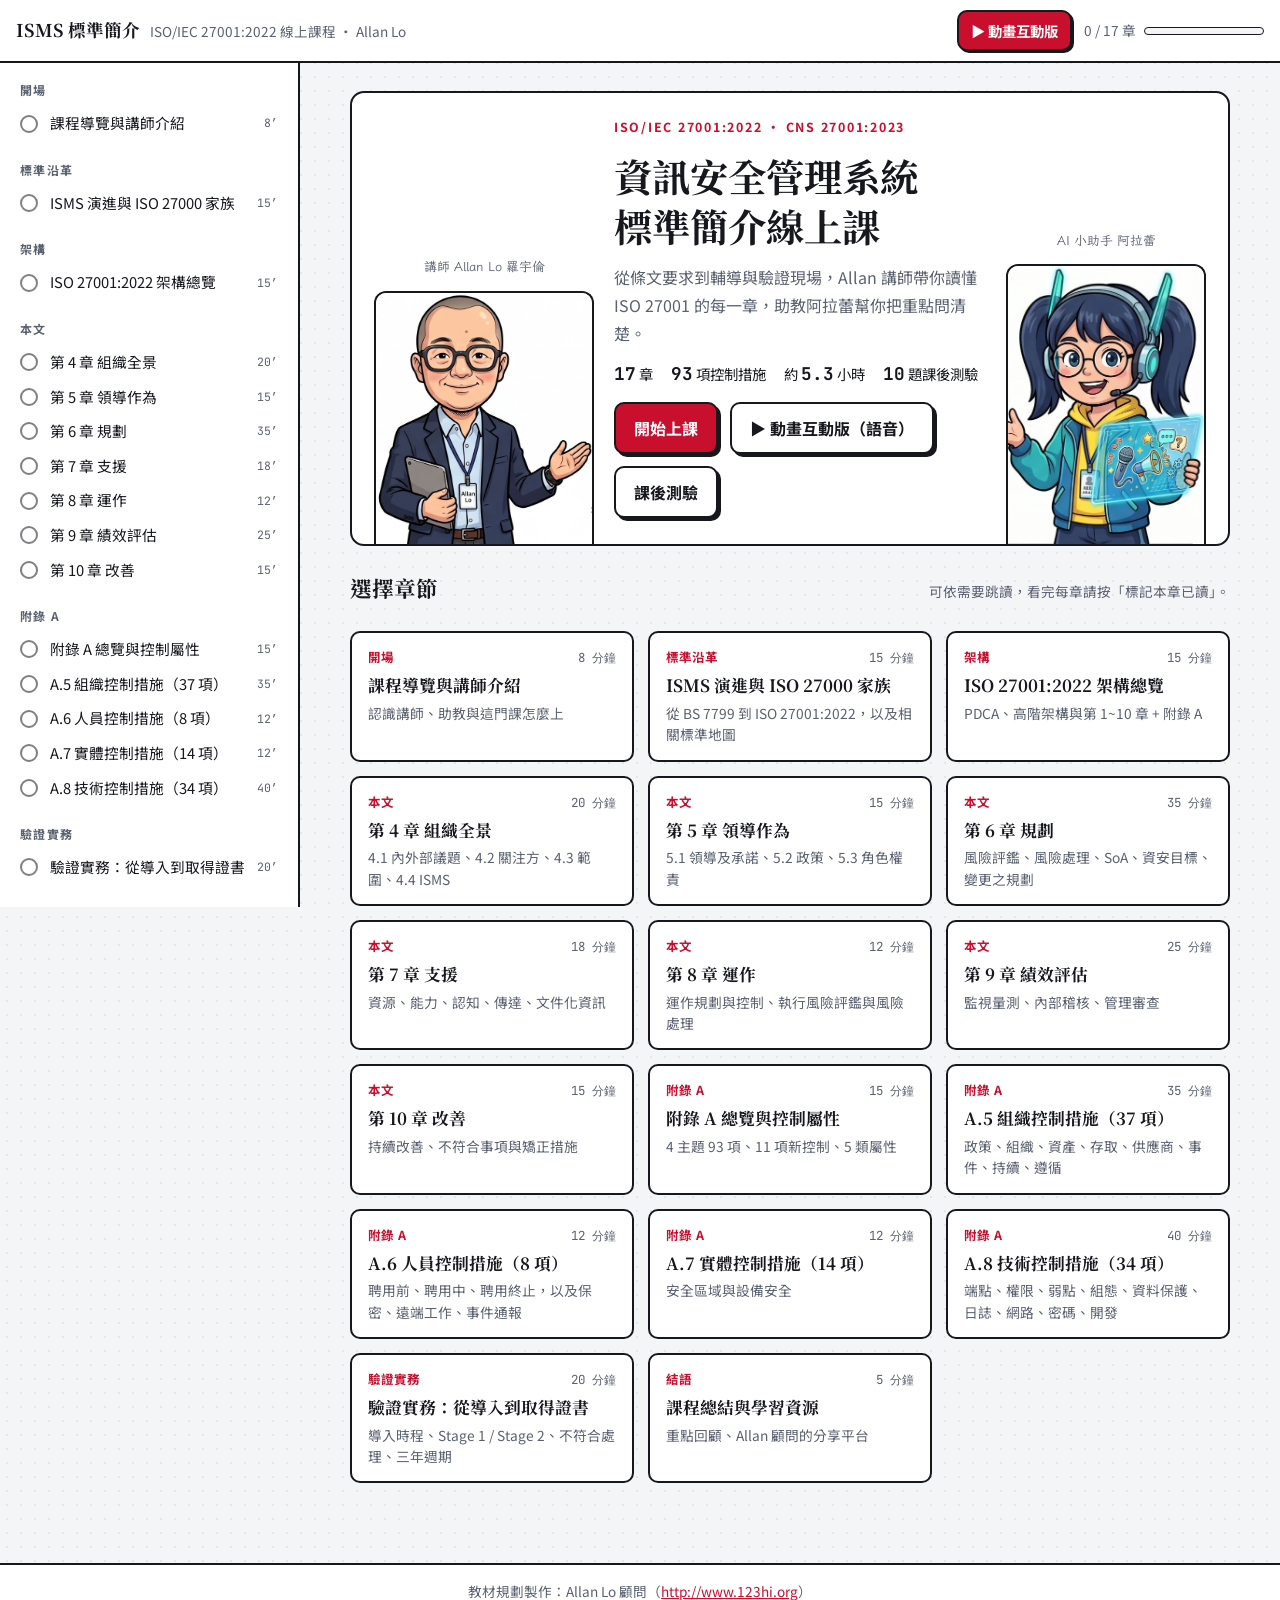
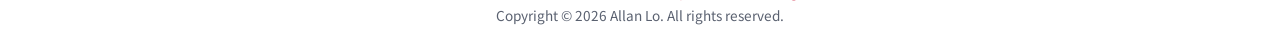
<file: index.html>
<!doctype html>
<html lang="zh-Hant-TW">
<head>
<meta charset="utf-8">
<meta name="viewport" content="width=device-width, initial-scale=1, viewport-fit=cover">
<title>ISMS 標準簡介線上課</title>
<meta name="description" content="ISO/IEC 27001:2022 資訊安全管理系統標準簡介線上課程，Allan 講師與助教阿拉蕾帶你從條文到驗證實務，含課後測驗與結業證書。">
<link rel="preconnect" href="https://fonts.googleapis.com">
<link rel="preconnect" href="https://fonts.gstatic.com" crossorigin>
<link rel="stylesheet" href="https://fonts.googleapis.com/css2?family=Noto+Sans+TC:wght@400;500;700&family=Noto+Serif+TC:wght@700;900&family=LXGW+WenKai+TC&family=JetBrains+Mono:wght@500;700&display=swap">
<link rel="stylesheet" href="css/style.css">
</head>
<body>
<header class="topbar">
  <button class="menu-btn" id="menuBtn" aria-label="開啟章節目錄" aria-expanded="false">☰ 章節</button>
  <a class="brand" href="#home"><b>ISMS 標準簡介</b><span>ISO/IEC 27001:2022 線上課程 · Allan Lo</span></a>
  <div class="grow"></div>
  <a class="btn small primary" href="play.html">▶ 動畫互動版</a>
  <div class="progress" title="閱讀進度"><span id="progressText">0 / 0 章</span><div class="bar"><i id="progressBar"></i></div></div>
</header>
<div class="shell">
  <nav class="side" id="side" aria-label="章節目錄"></nav>
  <main class="main" id="main" tabindex="-1"></main>
</div>
<footer class="site-foot">
  <p>教材規劃製作：Allan Lo 顧問（<a href="http://www.123hi.org" target="_blank" rel="noopener">http://www.123hi.org</a>）</p>
  <p>Copyright © 2026 Allan Lo. All rights reserved.</p>
</footer>
<div id="printArea" aria-hidden="true"></div>

<script src="js/license.js"></script>
<script src="js/license-ui.js"></script>
<script src="js/characters.js"></script>
<script src="js/content-1.js"></script>
<script src="js/content-2.js"></script>
<script src="js/content-3.js"></script>
<script src="js/quiz.js"></script>
<script src="js/app.js"></script>
<div id="unzip-hint" hidden style="margin:40px auto;max-width:720px;padding:24px 28px;border:3px solid #c8102e;border-radius:14px;background:#fff4f4;color:#16181d;font:18px/1.8 'Microsoft JhengHei','PingFang TC',sans-serif">
  <b style="font-size:22px;color:#c8102e">⚠ 請先將壓縮檔「全部解壓縮」再開啟</b><br>
  目前網頁是直接從 zip 壓縮檔中開啟，樣式、圖片、語音與程式檔沒有一起解出來，所以無法正常顯示。<br>
  請在 zip 檔上按右鍵 →「<b>全部解壓縮…</b>」，再到解壓縮後的資料夾中開啟 <b>index.html</b>。
</div>
<script>if (!window.COURSE) { var h = document.getElementById("unzip-hint"); h.hidden = false; h.style.display = "block"; document.body.insertBefore(h, document.body.firstChild); }</script>
</body>
</html>
</file>
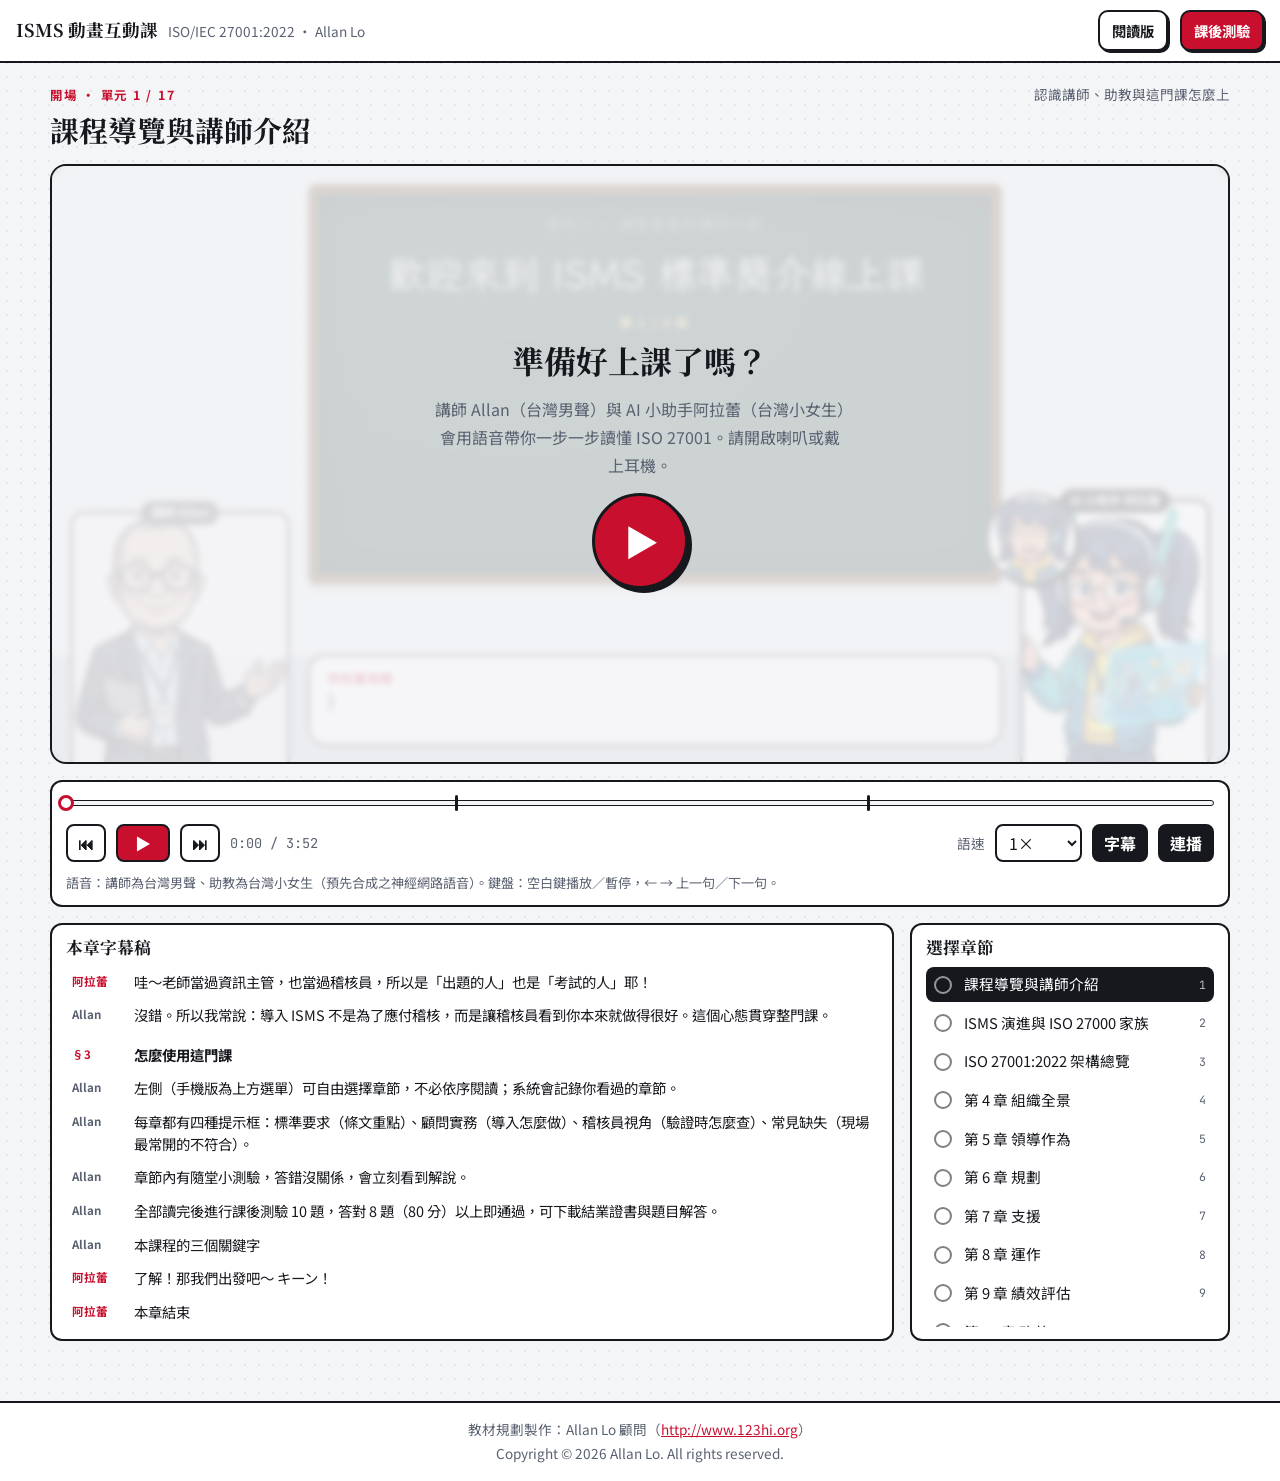
<file: play.html>
<!doctype html>
<html lang="zh-Hant-TW">
<head>
<meta charset="utf-8">
<meta name="viewport" content="width=device-width, initial-scale=1, viewport-fit=cover">
<title>ISMS 動畫互動課</title>
<meta name="description" content="ISO/IEC 27001:2022 動畫互動課：Allan 講師（台灣男聲）與 AI 小助手阿拉蕾（台灣小女生）語音導讀，黑板動畫逐步講解，含隨堂測驗。">
<link rel="preconnect" href="https://fonts.googleapis.com">
<link rel="preconnect" href="https://fonts.gstatic.com" crossorigin>
<link rel="stylesheet" href="https://fonts.googleapis.com/css2?family=Noto+Sans+TC:wght@400;500;700&family=Noto+Serif+TC:wght@700;900&family=LXGW+WenKai+TC&family=JetBrains+Mono:wght@500;700&display=swap">
<link rel="stylesheet" href="css/style.css">
<link rel="stylesheet" href="css/play.css">
</head>
<body>
<header class="topbar">
  <a class="brand" href="index.html"><b>ISMS 動畫互動課</b><span>ISO/IEC 27001:2022 · Allan Lo</span></a>
  <div class="grow"></div>
  <a class="btn small" href="index.html" id="readLink">閱讀版</a>
  <a class="btn small primary" href="index.html#quiz" id="quizLink">課後測驗</a>
</header>
<main class="play-main">
  <div class="play-wrap">
    <div class="play-head">
      <div><div class="eyebrow" id="chapEyebrow">單元</div><h1 id="chapTitle">載入中…</h1></div>
      <span class="note" id="chapSub"></span>
    </div>

    <section class="stage" id="stage" aria-label="動畫教室">
      <div class="actor A quiet" id="actorA">
        <span class="name">講師 Allan</span>
        <div class="frame"><img src="assets/allan.webp" alt="Allan 講師" width="560" height="651"></div>
        <div class="mood" id="moodA" hidden><img alt=""></div>
        <div class="waves" aria-hidden="true"><i></i><i></i><i></i></div>
      </div>
      <div class="board" id="board" aria-live="polite"></div>
      <div class="actor R quiet" id="actorR">
        <span class="name">AI 小助手 阿拉蕾</span>
        <div class="frame"><img src="assets/arale.webp" alt="AI 小助手阿拉蕾" width="440" height="623"></div>
        <div class="mood" id="moodR" hidden><img alt=""></div>
        <div class="waves" aria-hidden="true"><i></i><i></i><i></i></div>
      </div>
      <div class="bubble-zone"><div class="speech A" id="speech"><span class="who" id="speechWho">阿拉蕾</span><span class="txt" id="speechTxt"></span></div></div>
      <div class="cover" id="cover">
        <h2 id="coverTitle">準備好上課了嗎？</h2>
        <p id="coverText">講師 Allan（台灣男聲）與 AI 小助手阿拉蕾（台灣小女生）會用語音帶你一步一步讀懂 ISO 27001。請開啟喇叭或戴上耳機。</p>
        <button class="big-play" id="coverPlay" aria-label="開始播放">▶</button>
      </div>
    </section>

    <section class="controls" aria-label="播放控制">
      <div class="timeline" id="timeline" role="slider" aria-label="播放進度" tabindex="0" aria-valuemin="0" aria-valuemax="100" aria-valuenow="0">
        <div class="track"></div><div class="fill" id="tlFill"></div><div id="tlTicks"></div><div class="knob" id="tlKnob"></div>
      </div>
      <div class="ctl-row">
        <button class="ctl" id="btnPrev" title="上一句（←）" aria-label="上一句">⏮</button>
        <button class="ctl play" id="btnPlay" title="播放／暫停（空白鍵）" aria-label="播放">▶</button>
        <button class="ctl" id="btnNext" title="下一句（→）" aria-label="下一句">⏭</button>
        <span class="time" id="timeText">0:00 / 0:00</span>
        <span class="grow"></span>
        <label class="hide-sm note" for="speed">語速</label>
        <select id="speed" aria-label="語速"><option value="0.8">0.8×</option><option value="1" selected>1×</option><option value="1.25">1.25×</option><option value="1.5">1.5×</option><option value="1.75">1.75×</option></select>
        <button class="ctl on" id="btnSub" aria-pressed="true" title="字幕">字幕</button>
        <button class="ctl on" id="btnAuto" aria-pressed="true" title="自動播放下一章">連播</button>
      </div>
      <p class="mode-note" id="modeNote"></p>
    </section>

    <div class="lower">
      <section class="panel"><h2>本章字幕稿</h2><div class="transcript" id="transcript"></div></section>
      <section class="panel"><h2>選擇章節</h2><div class="chap-list" id="chapList"></div></section>
    </div>
  </div>
</main>
<footer class="site-foot">
  <p>教材規劃製作：Allan Lo 顧問（<a href="http://www.123hi.org" target="_blank" rel="noopener">http://www.123hi.org</a>）</p>
  <p>Copyright © 2026 Allan Lo. All rights reserved.</p>
</footer>

<script src="js/license.js"></script>
<script src="js/license-ui.js"></script>
<script src="js/characters.js"></script>
<script src="js/content-1.js"></script>
<script src="js/content-2.js"></script>
<script src="js/content-3.js"></script>
<script src="js/play-script.js"></script>
<script src="audio/cues.js"></script>
<script src="js/play.js"></script>
<div id="unzip-hint" hidden style="margin:40px auto;max-width:720px;padding:24px 28px;border:3px solid #c8102e;border-radius:14px;background:#fff4f4;color:#16181d;font:18px/1.8 'Microsoft JhengHei','PingFang TC',sans-serif">
  <b style="font-size:22px;color:#c8102e">⚠ 請先將壓縮檔「全部解壓縮」再開啟</b><br>
  目前網頁是直接從 zip 壓縮檔中開啟，樣式、圖片、語音與程式檔沒有一起解出來，所以無法正常顯示。<br>
  請在 zip 檔上按右鍵 →「<b>全部解壓縮…</b>」，再到解壓縮後的資料夾中開啟 <b>index.html</b>。
</div>
<script>if (!window.COURSE) { var h = document.getElementById("unzip-hint"); h.hidden = false; h.style.display = "block"; document.body.insertBefore(h, document.body.firstChild); }</script>
</body>
</html>
</file>
<file: css/style.css>
/* 版面：左側章節目錄 + 右側課程內容；手機版目錄收合為抽屜。
   風格：漫畫分鏡框（墨線、網點）+ 驗證印章紅。 */
:root {
  --paper: #f4f5f7;
  --surface: #ffffff;
  --ink: #16181d;
  --muted: #5a6170;
  --rule: #d7dbe2;
  --dots: rgba(22, 24, 29, 0.07);
  --seal: #c8102e;
  --seal-soft: #fbe9ec;
  --teal: #0d6e66;
  --teal-soft: #e3f3f1;
  --amber: #a85107;
  --amber-soft: #fbf0e3;
  --indigo: #3a35a0;
  --indigo-soft: #ebeafb;
  --ok: #157a3c;
  --ok-soft: #e4f4ea;
  --bubble-a: #ffffff;
  --bubble-r: #fff4f6;
  --font-body: "Noto Sans TC", "PingFang TC", "Microsoft JhengHei", system-ui, sans-serif;
  --font-display: "Noto Serif TC", "Songti TC", "PMingLiU", serif;
  --font-hand: "LXGW WenKai TC", "Noto Sans TC", "Microsoft JhengHei", sans-serif;
  --font-mono: "JetBrains Mono", ui-monospace, Menlo, Consolas, monospace;
  --radius: 10px;
  --side: 300px;
  --top: env(safe-area-inset-top, 0px);
}
@media (prefers-color-scheme: dark) {
  :root:not([data-theme="light"]) {
    --paper: #111317; --surface: #1a1d23; --ink: #eceef2; --muted: #a2a9b6; --rule: #2e333c;
    --dots: rgba(236, 238, 242, 0.05);
    --seal: #ff5b6f; --seal-soft: #3a1b21; --teal: #3fcfbf; --teal-soft: #142e2c;
    --amber: #f5a524; --amber-soft: #352816; --indigo: #a9b2ff; --indigo-soft: #23244a;
    --ok: #4ade80; --ok-soft: #15301f; --bubble-a: #20242b; --bubble-r: #2b1f24;
    color-scheme: dark;
  }
}
:root[data-theme="dark"] {
  --paper: #111317; --surface: #1a1d23; --ink: #eceef2; --muted: #a2a9b6; --rule: #2e333c;
  --dots: rgba(236, 238, 242, 0.05);
  --seal: #ff5b6f; --seal-soft: #3a1b21; --teal: #3fcfbf; --teal-soft: #142e2c;
  --amber: #f5a524; --amber-soft: #352816; --indigo: #a9b2ff; --indigo-soft: #23244a;
  --ok: #4ade80; --ok-soft: #15301f; --bubble-a: #20242b; --bubble-r: #2b1f24;
  color-scheme: dark;
}

* { box-sizing: border-box; }
[hidden] { display: none !important; }
html, body { margin: 0; }
body {
  background: var(--paper);
  background-image: radial-gradient(var(--dots) 1px, transparent 1.2px);
  background-size: 14px 14px;
  color: var(--ink);
  font: 16px/1.75 var(--font-body);
  -webkit-text-size-adjust: 100%;
}
a { color: var(--seal); }
img { max-width: 100%; }
button { font: inherit; color: inherit; }
:focus-visible { outline: 3px solid var(--seal); outline-offset: 2px; }
h1, h2, h3 { font-family: var(--font-display); text-wrap: balance; line-height: 1.3; margin: 0; }
.mono { font-family: var(--font-mono); font-variant-numeric: tabular-nums; }

/* 頂部列 */
.topbar {
  position: sticky; top: var(--top); z-index: 30;
  display: flex; align-items: center; gap: 12px;
  padding: 10px 16px; background: var(--surface); border-bottom: 2px solid var(--ink);
}
.brand { display: flex; align-items: baseline; gap: 10px; min-width: 0; text-decoration: none; color: var(--ink); }
.brand b { font-family: var(--font-display); font-size: 1.1rem; white-space: nowrap; }
.brand span { color: var(--muted); font-size: .85rem; white-space: nowrap; overflow: hidden; text-overflow: ellipsis; }
.topbar .grow { flex: 1; }
.progress { display: flex; align-items: center; gap: 8px; font-size: .85rem; color: var(--muted); }
.progress .bar { width: 120px; height: 8px; border: 1.5px solid var(--ink); border-radius: 99px; overflow: hidden; background: var(--paper); }
.progress .bar i { display: block; height: 100%; background: var(--seal); width: 0; transition: width .4s; }
.topbar .btn, .menu-btn { white-space: nowrap; }
.menu-btn { display: none; border: 2px solid var(--ink); background: var(--surface); border-radius: 8px; padding: 4px 10px; cursor: pointer; }

/* 主框架 */
.shell { display: grid; grid-template-columns: var(--side) minmax(0, 1fr); min-height: calc(100vh - 56px); }
.side {
  border-right: 2px solid var(--ink); background: var(--surface);
  padding: 16px 12px 40px; position: sticky; top: calc(var(--top) + 56px);
  height: calc(100vh - 56px - var(--top)); overflow-y: auto;
}
.side h4 { margin: 18px 8px 6px; font-size: .75rem; letter-spacing: .12em; color: var(--muted); font-weight: 700; }
.side h4:first-child { margin-top: 0; }
.nav-item {
  display: grid; grid-template-columns: 22px minmax(0, 1fr) auto; gap: 8px; align-items: center;
  width: 100%; text-align: left; padding: 7px 8px; border: 0; background: none; border-radius: 8px;
  cursor: pointer; font-size: .92rem; line-height: 1.4;
}
.nav-item:hover { background: var(--paper); }
.nav-item[aria-current="true"] { background: var(--ink); color: var(--surface); }
.nav-item .dot { width: 18px; height: 18px; border-radius: 50%; border: 2px solid currentColor; display: grid; place-items: center; font-size: 11px; opacity: .55; }
.nav-item.done .dot { background: var(--ok); border-color: var(--ok); color: #fff; opacity: 1; }
.nav-item small { color: var(--muted); font-family: var(--font-mono); font-size: .72rem; }
.nav-item[aria-current="true"] small { color: inherit; opacity: .7; }
.nav-quiz { margin-top: 14px; border: 2px solid var(--seal); color: var(--seal); font-weight: 700; }
.nav-quiz[aria-current="true"] { background: var(--seal); color: #fff; border-color: var(--seal); }

.main { min-width: 0; padding-inline: 16px; padding-block: 28px 80px; }
.wrap { max-width: 880px; margin: 0 auto; display: grid; gap: 28px; }

/* 首頁 hero */
.hero {
  position: relative; display: grid; grid-template-columns: 220px minmax(0, 1fr) 200px; gap: 20px; align-items: end;
  background: var(--surface); border: 2.5px solid var(--ink); border-radius: 14px; padding: 24px 22px 0; overflow: hidden;
}
.hero .who { display: grid; justify-items: center; gap: 4px; }
.hero .who img { display: block; background: #fff; border: 2px solid var(--ink); border-bottom: 0; border-radius: 12px 12px 0 0; }
.hero .who figcaption { font-size: .8rem; color: var(--muted); padding-bottom: 8px; order: -1; font-family: var(--font-hand); }
.hero .copy { padding-bottom: 26px; display: grid; gap: 12px; }
.eyebrow { font-size: .78rem; letter-spacing: .14em; color: var(--seal); font-weight: 700; }
.hero h1 { font-size: clamp(1.6rem, 3.6vw, 2.4rem); }
.hero p { margin: 0; color: var(--muted); }
.stats { display: flex; flex-wrap: wrap; gap: 8px 18px; font-size: .9rem; }
.stats b { font-family: var(--font-mono); font-size: 1.1rem; }
.btn {
  display: inline-flex; align-items: center; justify-content: center; gap: 6px;
  padding: 10px 18px; border-radius: 10px; border: 2px solid var(--ink); background: var(--surface);
  cursor: pointer; font-weight: 700; text-decoration: none; color: var(--ink); box-shadow: 3px 3px 0 var(--ink);
  transition: transform .08s, box-shadow .08s;
}
.btn:hover { transform: translate(-1px, -1px); box-shadow: 4px 4px 0 var(--ink); }
.btn:active { transform: translate(2px, 2px); box-shadow: 1px 1px 0 var(--ink); }
.btn.primary { background: var(--seal); border-color: var(--ink); color: #fff; }
.btn.small { padding: 6px 12px; font-size: .9rem; box-shadow: 2px 2px 0 var(--ink); }
.btn:disabled { opacity: .5; cursor: not-allowed; }
.row { display: flex; flex-wrap: wrap; gap: 12px; align-items: center; }

.grid-cards { display: grid; grid-template-columns: repeat(auto-fill, minmax(240px, 1fr)); gap: 14px; }
.card {
  text-align: left; display: grid; gap: 6px; align-content: start;
  background: var(--surface); border: 2px solid var(--ink); border-radius: var(--radius); padding: 14px 16px;
  cursor: pointer; min-width: 0;
}
.card:hover { background: var(--paper); }
.card .meta { display: flex; justify-content: space-between; gap: 8px; font-size: .78rem; color: var(--muted); }
.card .meta .tag { color: var(--seal); font-weight: 700; letter-spacing: .08em; }
.card h3 { font-size: 1.05rem; }
.card p { margin: 0; font-size: .86rem; color: var(--muted); line-height: 1.55; }
.card.done { border-color: var(--ok); }
.card.done .meta span:last-child::before { content: "✓ 已讀 · "; color: var(--ok); font-weight: 700; }
.section-title { display: flex; align-items: baseline; justify-content: space-between; gap: 12px; flex-wrap: wrap; }
.section-title h2 { font-size: 1.35rem; }

/* 章節頁 */
.chapter-head { display: grid; gap: 8px; padding-bottom: 16px; border-bottom: 2.5px solid var(--ink); }
.chapter-head h1 { font-size: clamp(1.5rem, 3.2vw, 2.1rem); }
.chapter-head p { margin: 0; color: var(--muted); }
.toc { display: flex; flex-wrap: wrap; gap: 6px; }
.toc a { font-size: .82rem; text-decoration: none; color: var(--ink); border: 1.5px solid var(--rule); border-radius: 99px; padding: 2px 10px; background: var(--surface); }
.toc a:hover { border-color: var(--ink); }
.sec { display: grid; gap: 16px; scroll-margin-top: 80px; }
.sec > h2 { font-size: 1.3rem; display: flex; gap: 10px; align-items: baseline; }
.sec > h2 .no { font-family: var(--font-mono); font-size: .8rem; color: var(--surface); background: var(--ink); padding: 1px 7px; border-radius: 5px; position: relative; top: -3px; }
.p { margin: 0; max-width: 68ch; }
.list { margin: 0; padding-left: 1.3em; display: grid; gap: 6px; }

/* 對話 */
.say { display: grid; gap: 12px; align-items: end; grid-template-columns: 76px minmax(0, 1fr); }
.say.R { grid-template-columns: minmax(0, 1fr) 76px; }
.say .face {
  width: 76px; height: 100px; border: 2px solid var(--ink); border-radius: 10px; background: #fff; overflow: hidden; position: relative;
}
.say .face img { width: 100%; height: 100%; object-fit: cover; object-position: center 20%; display: block; }
.say .face b {
  position: absolute; left: 0; right: 0; bottom: 0; font-size: .68rem; text-align: center; background: var(--ink); color: #fff;
  font-family: var(--font-body); line-height: 1.6; font-weight: 700;
}
.say.R .face { order: 2; }
.say .bubble {
  position: relative; border: 2px solid var(--ink); border-radius: 16px; padding: 10px 16px; font-family: var(--font-hand);
  font-size: 1.05rem; line-height: 1.7; background: var(--bubble-a); max-width: 62ch; margin-bottom: 14px;
}
.say.R .bubble { background: var(--bubble-r); justify-self: end; }
.say.A .bubble { justify-self: start; }
.say .bubble::after {
  content: ""; position: absolute; bottom: 10px; width: 14px; height: 14px; background: inherit;
  border: 2px solid var(--ink); border-top: 0; border-right: 0;
}
.say.R .bubble::after { right: -9px; transform: rotate(-135deg); }
.say.A .bubble::after { left: -9px; transform: rotate(45deg); }
.say .bubble b { color: var(--seal); }

/* 標準條文框 */
.std { border: 2px solid var(--ink); border-radius: var(--radius); background: var(--surface); overflow: hidden; }
.std header { display: flex; gap: 10px; align-items: center; padding: 8px 14px; background: var(--ink); color: var(--surface); font-weight: 700; font-size: .92rem; }
.std header .lbl { font-size: .7rem; letter-spacing: .14em; border: 1.5px solid currentColor; padding: 0 6px; border-radius: 4px; }
.std ol { margin: 0; padding: 12px 16px 12px 2.2em; display: grid; gap: 6px; }

/* 提示框 */
.tip { border: 2px solid var(--c); border-radius: var(--radius); background: var(--bg); padding: 12px 16px 14px; display: grid; gap: 6px; }
.tip .t { display: flex; gap: 8px; align-items: center; font-weight: 700; color: var(--c); }
.tip .t .lbl { font-size: .7rem; letter-spacing: .12em; background: var(--c); color: var(--surface); padding: 1px 8px; border-radius: 4px; }
.tip .t img { width: 28px; height: 28px; border-radius: 50%; object-fit: cover; object-position: top; border: 1.5px solid var(--c); background: #fff; }
.tip .body ul, .tip .body ol { margin: 4px 0 0; padding-left: 1.3em; display: grid; gap: 4px; }
.tip.consult { --c: var(--teal); --bg: var(--teal-soft); }
.tip.audit { --c: var(--seal); --bg: var(--seal-soft); }
.tip.ng { --c: var(--amber); --bg: var(--amber-soft); }
.tip.key { --c: var(--indigo); --bg: var(--indigo-soft); }

/* 表格 */
.tbl { overflow-x: auto; border: 2px solid var(--ink); border-radius: var(--radius); background: var(--surface); }
.tbl table { border-collapse: collapse; width: 100%; font-size: .92rem; line-height: 1.55; }
.tbl th, .tbl td { text-align: left; vertical-align: top; padding: 8px 12px; border-bottom: 1px solid var(--rule); }
.tbl th { background: var(--paper); font-weight: 700; white-space: nowrap; border-bottom: 2px solid var(--ink); }
.tbl tr:last-child td { border-bottom: 0; }
.tbl td:first-child { font-weight: 600; }
.tbl.ctrl td:first-child { font-family: var(--font-mono); white-space: nowrap; font-weight: 700; }
.chip { display: inline-block; font-size: .68rem; font-weight: 700; padding: 0 6px; border-radius: 4px; background: var(--seal); color: #fff; margin-left: 6px; vertical-align: 2px; letter-spacing: .05em; font-family: var(--font-body); }

/* 隨堂測驗 */
.check { border: 2px dashed var(--ink); border-radius: var(--radius); padding: 14px 16px; display: grid; gap: 10px; background: var(--surface); }
.check .q { font-weight: 700; display: flex; gap: 8px; }
.check .q .lbl { flex: none; font-size: .7rem; letter-spacing: .1em; background: var(--ink); color: var(--surface); padding: 2px 8px; border-radius: 4px; height: fit-content; margin-top: 3px; }
.opts { display: grid; gap: 8px; }
.opt {
  text-align: left; border: 2px solid var(--rule); background: var(--surface); border-radius: 8px; padding: 8px 12px; cursor: pointer;
  display: grid; grid-template-columns: 26px minmax(0, 1fr); gap: 8px; align-items: start; line-height: 1.5;
}
.opt:hover { border-color: var(--ink); }
.opt .k { font-family: var(--font-mono); font-weight: 700; width: 24px; height: 24px; border: 1.5px solid currentColor; border-radius: 50%; display: grid; place-items: center; font-size: .78rem; }
.opt.sel { border-color: var(--ink); background: var(--paper); }
.opt.right { border-color: var(--ok); background: var(--ok-soft); }
.opt.wrong { border-color: var(--seal); background: var(--seal-soft); }
.exp { padding: 10px 12px; border-radius: 8px; background: var(--paper); font-size: .92rem; }
.exp b.ok { color: var(--ok); }
.exp b.no { color: var(--seal); }

.pager { display: flex; justify-content: space-between; gap: 12px; flex-wrap: wrap; padding-top: 20px; border-top: 2px solid var(--ink); }
.pager .btn { max-width: 100%; }

/* 測驗 */
.quiz-intro { display: grid; grid-template-columns: 120px minmax(0, 1fr); gap: 18px; align-items: center; background: var(--surface); border: 2.5px solid var(--ink); border-radius: 14px; padding: 18px; }
.quiz-intro img { border: 2px solid var(--ink); border-radius: 10px; background: #fff; display: block; }
.qcard { background: var(--surface); border: 2px solid var(--ink); border-radius: var(--radius); padding: 16px; display: grid; gap: 10px; }
.qcard .qn { font-family: var(--font-mono); font-size: .8rem; color: var(--muted); }
.qcard .qq { font-weight: 700; font-size: 1.02rem; }
.result { border: 3px solid var(--c); background: var(--bg); border-radius: 14px; padding: 18px; display: grid; grid-template-columns: 110px minmax(0, 1fr); gap: 16px; align-items: center; }
.result.pass { --c: var(--ok); --bg: var(--ok-soft); }
.result.fail { --c: var(--seal); --bg: var(--seal-soft); }
.result img { border: 2px solid var(--ink); border-radius: 10px; background: #fff; display: block; }
.result h2 { color: var(--c); }
.score { font-family: var(--font-mono); font-size: 2.4rem; font-weight: 700; line-height: 1; }

.form { background: var(--surface); border: 2px solid var(--ink); border-radius: var(--radius); padding: 18px; display: grid; gap: 14px; }
.fgrid { display: grid; grid-template-columns: repeat(2, minmax(0, 1fr)); gap: 12px 16px; }
.field { display: grid; gap: 4px; min-width: 0; }
.field label { font-weight: 700; font-size: .9rem; }
.field label i { color: var(--seal); font-style: normal; }
.field input { font: inherit; padding: 9px 12px; border: 2px solid var(--rule); border-radius: 8px; background: var(--paper); color: var(--ink); width: 100%; }
.field input:focus { border-color: var(--ink); outline: none; }
.field input[aria-invalid="true"] { border-color: var(--seal); }
.field .err { color: var(--seal); font-size: .8rem; min-height: 1.2em; }
.cert-box { background: var(--surface); border: 2px solid var(--ink); border-radius: var(--radius); padding: 16px; display: grid; gap: 14px; }
.cert-box img { width: 100%; border: 1px solid var(--rule); display: block; background: #fff; }
.note { font-size: .85rem; color: var(--muted); margin: 0; }
.answers { display: grid; gap: 12px; }
.ans { border: 2px solid var(--rule); border-radius: var(--radius); padding: 12px 14px; background: var(--surface); display: grid; gap: 6px; }
.ans .qq { font-weight: 700; }
.ans ol { margin: 0; padding-left: 1.6em; list-style: upper-alpha; }
.ans li.correct { color: var(--ok); font-weight: 700; }
.ans li.mine:not(.correct) { color: var(--seal); text-decoration: line-through; }
.review-list { display: flex; flex-wrap: wrap; gap: 8px; }

#printArea { display: none; }

/* 授權版顯示（公開版不會出現） */
.lic-badge {
  background: var(--amber-soft); color: var(--amber); border: 1.5px solid var(--amber); border-radius: 99px;
  padding: 2px 10px; font-size: .78rem; font-weight: 700; white-space: nowrap; max-width: 40vw; overflow: hidden; text-overflow: ellipsis; min-width: 0;
}
.lic-warn { background: var(--seal); color: #fff; text-align: center; padding: 8px 16px; font-weight: 700; font-size: .9rem; }
.site-foot .lic-line { color: var(--ink); font-weight: 700; margin-bottom: 4px; }
.lic-hero { justify-self: start; background: var(--amber-soft); color: var(--amber); border: 2px solid var(--amber); font-weight: 800; border-radius: 99px; padding: 3px 14px; font-size: .95rem; }
@media (max-width: 720px) {
  .lic-badge { max-width: 48vw; font-size: .72rem; padding: 1px 8px; }
  .topbar:has(.lic-badge) .brand { display: none; }
}

/* 版權頁尾 */
.site-foot {
  border-top: 2px solid var(--ink); background: var(--surface); color: var(--muted);
  padding-inline: 16px; padding-block: 16px calc(16px + env(safe-area-inset-bottom, 0px));
  text-align: center; font-size: .85rem; line-height: 1.6; display: grid; gap: 2px;
}
.site-foot p { margin: 0; }
.site-foot a { color: var(--seal); }

/* 手機版 */
@media (max-width: 900px) {
  .shell { grid-template-columns: minmax(0, 1fr); }
  .menu-btn { display: inline-block; }
  .side {
    position: fixed; z-index: 40; left: 0; top: calc(var(--top) + 54px); bottom: 0; height: auto; width: min(320px, 86vw);
    transform: translateX(-102%); transition: transform .25s; box-shadow: 8px 0 0 rgba(0,0,0,.08);
  }
  body.nav-open .side { transform: none; }
  .progress .bar { width: 64px; }
  .brand span { display: none; }
}
@media (max-width: 720px) {
  .hero { grid-template-columns: 1fr 1fr; padding-top: 18px; }
  .hero .copy { grid-column: 1 / -1; grid-row: 1; padding-bottom: 6px; }
  .hero .who img { max-height: 220px; width: auto; }
  .say { grid-template-columns: 58px minmax(0, 1fr); gap: 8px; }
  .say.R { grid-template-columns: minmax(0, 1fr) 58px; }
  .say .face { width: 58px; height: 78px; }
  .say .bubble { font-size: 1rem; }
  .fgrid { grid-template-columns: 1fr; }
  .quiz-intro, .result { grid-template-columns: 80px minmax(0, 1fr); }
  .progress { display: none; }
}
@media (prefers-reduced-motion: reduce) {
  * { transition: none !important; animation: none !important; }
}

/* 列印：只印證書與題解 */
@media print {
  body { background: #fff; color: #000; }
  .topbar, .shell, .site-foot, .lic-warn { display: none !important; }
  #printArea { display: block !important; }
  #printArea img { width: 100%; page-break-after: always; }
  #printArea h2 { font-size: 16pt; margin: 0 0 8pt; }
  #printArea .pq { page-break-inside: avoid; margin-bottom: 10pt; font-size: 11pt; }
}
</file>
<file: css/play.css>
/* 動畫互動版：教室舞台（黑板 + 左阿拉蕾 + 右 Allan + 對話泡泡），下方播放控制列。
   沿用 style.css 的色彩與字體 token；黑板固定為深綠色系（兩種主題皆同）。 */
:root {
  --board: #1d3b33;
  --board-edge: #6b4a2b;
  --chalk: #f3f1e8;
  --chalk-dim: rgba(243, 241, 232, 0.42);
  --chalk-yellow: #ffe27a;
  --chalk-pink: #ff9db0;
  --chalk-cyan: #8fe3d6;
  --wall: #e9ecf1;
  --floor: #c9ced8;
}
@media (prefers-color-scheme: dark) {
  :root:not([data-theme="light"]) { --wall: #1c2027; --floor: #2a2f38; }
}
:root[data-theme="dark"] { --wall: #1c2027; --floor: #2a2f38; }

.play-main { padding-inline: 16px; padding-block: 20px 60px; }
.play-wrap { max-width: 1180px; margin: 0 auto; display: grid; gap: 16px; }
.play-head { display: flex; flex-wrap: wrap; align-items: baseline; justify-content: space-between; gap: 8px 16px; }
.play-head h1 { font-size: clamp(1.3rem, 2.6vw, 1.8rem); }
.play-head .eyebrow { margin-bottom: 4px; }

/* 舞台 */
.stage {
  position: relative; overflow: hidden; border: 2.5px solid var(--ink); border-radius: 16px;
  background:
    linear-gradient(to bottom, transparent 82%, var(--floor) 82%),
    radial-gradient(var(--dots) 1.2px, transparent 1.4px) 0 0 / 12px 12px,
    var(--wall);
  display: grid; grid-template-columns: 220px minmax(0, 1fr) 190px; grid-template-rows: minmax(0, 1fr) auto;
  gap: 0 18px; padding: 18px 18px 0; min-height: 600px;
}
.board {
  grid-column: 2; grid-row: 1; position: relative; min-width: 0;
  background: radial-gradient(ellipse at 30% 20%, rgba(255,255,255,.06), transparent 60%), var(--board);
  border: 10px solid var(--board-edge); border-radius: 8px; box-shadow: inset 0 0 40px rgba(0,0,0,.35), 0 6px 0 rgba(0,0,0,.15);
  color: var(--chalk); font-family: var(--font-hand); padding: 18px 22px; height: 400px; overflow-y: auto; overflow-x: hidden;
  scrollbar-color: var(--chalk-dim) transparent;
}
.board::after { /* 粉筆槽 */
  content: ""; position: sticky; display: block; bottom: -18px; height: 0;
}
.board-inner { display: grid; gap: 10px; animation: chalkIn .45s ease-out; }
@keyframes chalkIn { from { opacity: 0; clip-path: inset(0 100% 0 0); } to { opacity: 1; clip-path: inset(0 0 0 0); } }
.board .b-tag { font-family: var(--font-body); font-size: .72rem; letter-spacing: .16em; color: var(--chalk-yellow); font-weight: 700; }
.board h2 { font-family: var(--font-hand); font-size: 1.55rem; color: var(--chalk); font-weight: 400; line-height: 1.35; }
.board h3 { font-family: var(--font-hand); font-size: 1.25rem; color: var(--chalk-yellow); font-weight: 400; margin: 0; }
.board p { margin: 0; font-size: 1.12rem; line-height: 1.7; }
.board b { color: var(--chalk-yellow); font-weight: 400; }
.board a { color: var(--chalk-cyan); }
.board ul, .board ol { margin: 0; padding-left: 1.4em; display: grid; gap: 6px; font-size: 1.08rem; line-height: 1.6; }
.rows > * { transition: opacity .3s, color .3s; }
.rows > .future { opacity: .18; }
.rows > .now { color: var(--chalk-yellow); }
.rows > .now b { color: var(--chalk-pink); }
.btable { width: 100%; border-collapse: collapse; font-size: .98rem; line-height: 1.5; }
.btable th { text-align: left; color: var(--chalk-cyan); font-weight: 400; border-bottom: 2px dashed var(--chalk-dim); padding: 4px 8px; }
.btable td { border-bottom: 1px dashed rgba(243,241,232,.18); padding: 5px 8px; vertical-align: top; }
.btable tr.future td { opacity: .18; }
.btable tr.now td { color: var(--chalk-yellow); background: rgba(255, 226, 122, .08); }
.btable tr.now td b { color: var(--chalk-pink); }
.btable td.id { font-family: var(--font-mono); white-space: nowrap; }
.new-chip { font-family: var(--font-body); font-size: .66rem; background: var(--chalk-pink); color: #2a0f16; padding: 0 5px; border-radius: 3px; margin-left: 6px; vertical-align: 2px; }
.btip { border: 2px dashed var(--c); border-radius: 10px; padding: 12px 14px; display: grid; gap: 8px; }
.btip .bt { color: var(--c); font-size: 1.2rem; }
.btip ul, .btip ol { font-size: 1.02rem; }
.btip.consult { --c: var(--chalk-cyan); } .btip.audit { --c: var(--chalk-pink); } .btip.ng { --c: #ffc27a; } .btip.key { --c: var(--chalk-yellow); }
.title-card { min-height: 100%; display: grid; place-content: center; text-align: center; gap: 12px; }
.title-card .chap { font-family: var(--font-body); color: var(--chalk-dim); letter-spacing: .14em; font-size: .85rem; }
.title-card h2 { font-size: clamp(1.6rem, 3.4vw, 2.4rem); }

/* 印章 */
.seal {
  position: absolute; right: 18px; top: 14px; width: 92px; height: 92px; border-radius: 50%;
  border: 4px solid #e2465c; color: #e2465c; display: grid; place-content: center; text-align: center;
  font-family: var(--font-display); font-weight: 900; font-size: .9rem; line-height: 1.2; transform: rotate(-14deg);
  animation: stamp .5s cubic-bezier(.2, 1.6, .4, 1) both; pointer-events: none; background: rgba(29,59,51,.6);
}
@keyframes stamp { from { transform: rotate(-14deg) scale(2.4); opacity: 0; } to { transform: rotate(-14deg) scale(1); opacity: .95; } }

/* 隨堂測驗 */
.bq { display: grid; gap: 12px; }
.bq .opts { gap: 10px; }
.bq .opt { background: rgba(0,0,0,.18); border: 2px solid var(--chalk-dim); color: var(--chalk); font-family: var(--font-hand); font-size: 1.08rem; }
.bq .opt:hover:not(:disabled) { border-color: var(--chalk); background: rgba(255,255,255,.06); }
.bq .opt:disabled { cursor: default; }
.bq .opt.right { border-color: #7ee2a0; background: rgba(126,226,160,.16); color: #c9f5d7; }
.bq .opt.wrong { border-color: var(--chalk-pink); background: rgba(255,157,176,.14); color: #ffd3dc; }
.bq .hint { color: var(--chalk-yellow); font-size: .95rem; }
.end-card { display: grid; gap: 14px; place-content: center; text-align: center; min-height: 100%; }
.end-card .row { justify-content: center; }

/* 角色 */
.actor { grid-row: 1 / 3; align-self: end; position: relative; display: grid; justify-items: center; z-index: 2; transition: opacity .3s, transform .3s; }
.actor.A { grid-column: 1; animation: enterL .7s cubic-bezier(.2, 1.4, .4, 1) both; }
.actor.R { grid-column: 3; animation: enterR .7s cubic-bezier(.2, 1.4, .4, 1) .15s both; }
@keyframes enterL { from { transform: translateX(-140%); } to { transform: none; } }
@keyframes enterR { from { transform: translateX(140%); } to { transform: none; } }
.actor .frame {
  background: #fff; border: 3px solid var(--ink); border-bottom: 0; border-radius: 14px 14px 0 0; overflow: hidden;
  width: 100%; transform-origin: 50% 100%; animation: breathe 4s ease-in-out infinite;
}
.actor .frame img { display: block; width: 100%; height: auto; }
.actor .name { position: absolute; top: -10px; z-index: 3; font-size: .78rem; font-weight: 700; background: var(--ink); color: var(--surface); padding: 1px 10px; border-radius: 99px; white-space: nowrap; }
.actor.quiet { opacity: .72; }
.actor.quiet .frame { filter: saturate(.55) brightness(.98); }
.actor.talk .frame { animation: talk .42s ease-in-out infinite alternate; border-color: var(--seal); }
.actor.talk .name { background: var(--seal); color: #fff; }
.actor .waves { position: absolute; top: 18%; width: 36px; height: 60px; opacity: 0; pointer-events: none; }
.actor.A .waves { right: -26px; } .actor.R .waves { left: -26px; transform: scaleX(-1); }
.actor.talk .waves { opacity: 1; }
.waves i { position: absolute; left: 0; height: 3px; background: var(--seal); border-radius: 3px; transform-origin: left center; animation: wave .6s ease-in-out infinite alternate; }
.waves i:nth-child(1) { top: 10px; width: 22px; transform: rotate(-28deg); }
.waves i:nth-child(2) { top: 28px; width: 30px; animation-delay: .15s; }
.waves i:nth-child(3) { top: 46px; width: 22px; transform: rotate(28deg); animation-delay: .3s; }
@keyframes wave { from { opacity: .3; } to { opacity: 1; } }
@keyframes breathe { 50% { transform: scale(1.012); } }
@keyframes talk { from { transform: translateY(0) rotate(0); } to { transform: translateY(-5px) rotate(-.6deg); } }
.actor.hop .frame { animation: hop .7s cubic-bezier(.3, 1.6, .5, 1); }
@keyframes hop { 30% { transform: translateY(-34px) rotate(-4deg); } 60% { transform: translateY(0) rotate(2deg); } 80% { transform: translateY(-10px); } }
.actor.shake .frame { animation: shake .5s; }
@keyframes shake { 20%, 60% { transform: translateX(-8px) rotate(-2deg); } 40%, 80% { transform: translateX(8px) rotate(2deg); } }
.actor.nod .frame { animation: nod .8s; }
@keyframes nod { 30% { transform: rotate(2deg) translateY(4px); } 60% { transform: rotate(-1deg); } }

/* 表情貼圖：說話時依台詞跳出 */
.mood {
  position: absolute; top: -6px; width: 92px; height: 92px; border-radius: 50%; overflow: hidden; z-index: 4;
  border: 3px solid var(--ink); background: #fff; box-shadow: 3px 3px 0 var(--ink);
  animation: pop .38s cubic-bezier(.2, 1.7, .4, 1) both;
}
.mood img { width: 100%; height: 100%; object-fit: cover; object-position: center 18%; display: block; }
.actor.A .mood { right: -34px; } .actor.R .mood { left: -34px; }
@keyframes pop { from { transform: scale(.2) rotate(-20deg); opacity: 0; } to { transform: none; opacity: 1; } }

/* 對話泡泡 */
.bubble-zone { grid-column: 2; grid-row: 2; padding: 14px 0 16px; min-width: 0; }
.speech {
  position: relative; border: 2.5px solid var(--ink); border-radius: 18px; background: var(--surface); padding: 12px 18px;
  font-family: var(--font-hand); font-size: 1.12rem; line-height: 1.65; min-height: 92px; max-height: 160px; overflow-y: auto;
}
.speech::before {
  content: ""; position: absolute; bottom: 22px; width: 18px; height: 18px; background: var(--surface);
  border: 2.5px solid var(--ink); border-top: 0; border-right: 0;
}
.speech.A::before { left: -11px; transform: rotate(45deg); }
.speech.R::before { right: -11px; transform: rotate(-135deg); }
.speech .who { font-family: var(--font-body); font-size: .74rem; font-weight: 700; letter-spacing: .1em; color: var(--seal); display: block; }
.speech b { color: var(--seal); }
.speech .caret { display: inline-block; width: 2px; height: 1em; background: var(--ink); vertical-align: -2px; margin-left: 2px; animation: blink .8s steps(1) infinite; }
@keyframes blink { 50% { opacity: 0; } }
.speech.nosub .txt { visibility: hidden; }

/* 開始遮罩 */
.cover {
  position: absolute; inset: 0; z-index: 10; display: grid; place-content: center; justify-items: center; gap: 14px; text-align: center;
  background: color-mix(in srgb, var(--paper) 82%, transparent); backdrop-filter: blur(3px); padding: 16px;
}
.cover h2 { font-size: clamp(1.4rem, 3vw, 2rem); }
.cover p { margin: 0; color: var(--muted); max-width: 46ch; }
.big-play {
  width: 96px; height: 96px; border-radius: 50%; border: 3px solid var(--ink); background: var(--seal); color: #fff; cursor: pointer;
  box-shadow: 4px 4px 0 var(--ink); display: grid; place-items: center; font-size: 2.2rem; padding-left: 8px;
}
.big-play:hover { transform: translate(-1px, -1px); box-shadow: 5px 5px 0 var(--ink); }

/* 控制列 */
.controls { display: grid; gap: 10px; background: var(--surface); border: 2px solid var(--ink); border-radius: 12px; padding: 10px 14px; }
.ctl-row { display: flex; flex-wrap: wrap; align-items: center; gap: 8px 10px; }
.ctl { border: 2px solid var(--ink); background: var(--surface); border-radius: 8px; min-width: 40px; height: 38px; padding: 0 10px; cursor: pointer; font-weight: 700; display: inline-grid; place-items: center; }
.ctl:hover { background: var(--paper); }
.ctl.on { background: var(--ink); color: var(--surface); }
.ctl.play { background: var(--seal); color: #fff; min-width: 54px; }
.ctl-row .grow { flex: 1; }
.time { font-family: var(--font-mono); font-size: .85rem; color: var(--muted); font-variant-numeric: tabular-nums; }
.ctl-row select { font: inherit; height: 38px; border: 2px solid var(--ink); border-radius: 8px; background: var(--surface); color: var(--ink); padding: 0 8px; }
.timeline { position: relative; height: 22px; cursor: pointer; touch-action: none; }
.timeline .track { position: absolute; left: 0; right: 0; top: 8px; height: 6px; border-radius: 99px; background: var(--paper); border: 1.5px solid var(--ink); }
.timeline .fill { position: absolute; left: 0; top: 8px; height: 6px; border-radius: 99px; background: var(--seal); width: 0; }
.timeline .tick { position: absolute; top: 3px; width: 3px; height: 16px; background: var(--ink); border-radius: 2px; transform: translateX(-1px); }
.timeline .knob { position: absolute; top: 3px; width: 16px; height: 16px; border-radius: 50%; background: var(--surface); border: 3px solid var(--seal); transform: translateX(-8px); }
.mode-note { font-size: .82rem; color: var(--muted); margin: 0; }

/* 字幕稿與章節 */
.lower { display: grid; grid-template-columns: minmax(0, 1fr) 320px; gap: 16px; align-items: start; }
.panel { background: var(--surface); border: 2px solid var(--ink); border-radius: 12px; padding: 12px 14px; display: grid; gap: 8px; min-width: 0; }
.panel h2 { font-size: 1.05rem; }
.transcript { max-height: 360px; overflow-y: auto; display: grid; gap: 2px; }
.tline { display: grid; grid-template-columns: 54px minmax(0, 1fr); gap: 8px; text-align: left; border: 0; background: none; padding: 5px 6px; border-radius: 6px; cursor: pointer; font-size: .9rem; line-height: 1.5; color: var(--ink); }
.tline:hover { background: var(--paper); }
.tline.cur { background: var(--seal-soft); }
.tline .tw { font-size: .72rem; font-weight: 700; color: var(--muted); padding-top: 2px; }
.tline.R .tw { color: var(--seal); }
.tline.sec { font-weight: 700; margin-top: 6px; }
.chap-list { display: grid; gap: 4px; max-height: 360px; overflow-y: auto; }

@media (max-width: 900px) {
  .stage { grid-template-columns: 96px minmax(0, 1fr) 84px; grid-template-rows: auto auto; gap: 0 8px; padding: 12px 12px 0; min-height: 0; }
  .board { grid-column: 1 / -1; height: 340px; border-width: 7px; padding: 14px 14px; margin-bottom: 4px; }
  .actor { grid-row: 2; }
  .actor .name { font-size: .66rem; padding: 0 6px; }
  .actor .waves { display: none; }
  .mood { width: 54px; height: 54px; top: -30px; border-width: 2px; box-shadow: 2px 2px 0 var(--ink); }
  .actor.A .mood { right: -14px; } .actor.R .mood { left: -14px; }
  .bubble-zone { grid-row: 2; align-self: end; padding: 8px 0 10px; }
  .speech { font-size: 1rem; min-height: 80px; max-height: 140px; padding: 8px 12px; }
  .lower { grid-template-columns: minmax(0, 1fr); }
  .board h2 { font-size: 1.3rem; }
  .seal { width: 70px; height: 70px; font-size: .72rem; right: 8px; top: 8px; }
}
@media (max-width: 480px) {
  .board { height: 300px; }
  .board p, .board ul, .board ol { font-size: 1rem; }
  .btable { font-size: .88rem; }
  .ctl-row .hide-sm { display: none; }
}
@media (prefers-reduced-motion: reduce) {
  .actor .frame, .board-inner, .seal, .actor { animation: none !important; }
}
</file>
